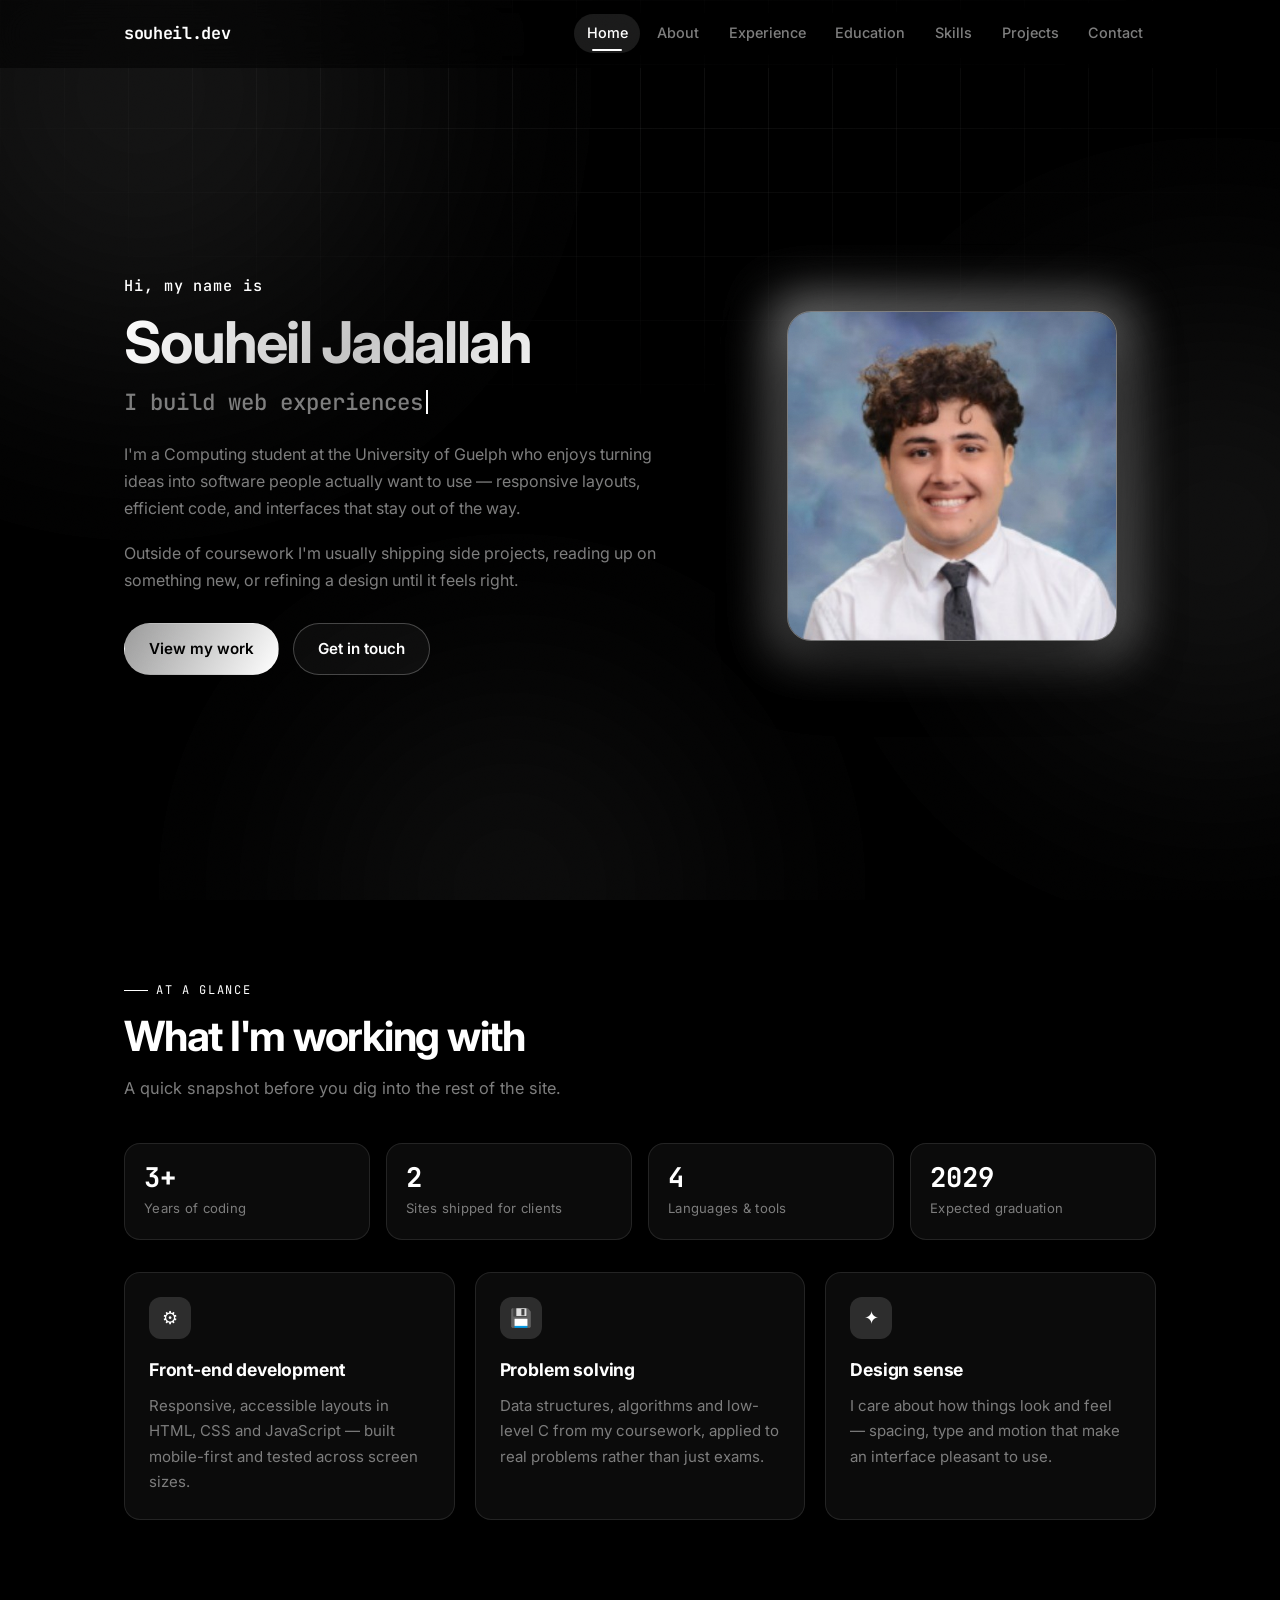
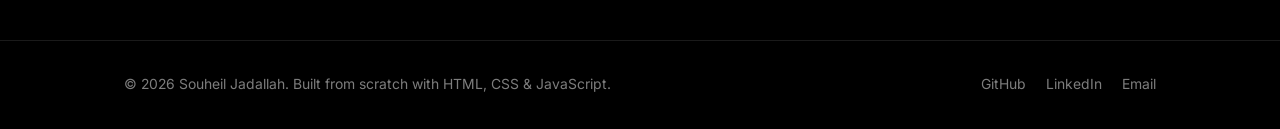
<file: index.html>
<!DOCTYPE html>
<html lang="en">
<head>
  <meta charset="UTF-8" />
  <meta name="viewport" content="width=device-width, initial-scale=1.0" />
  <!-- Hosts like GitHub Pages serve index.html by default; send visitors to the real landing page. -->
  <meta http-equiv="refresh" content="0; url=home.html" />
  <link rel="canonical" href="home.html" />
  <title>Souheil Jadallah</title>
</head>
<body style="background:#000000;color:#d6d6d6;font-family:sans-serif;text-align:center;padding:4rem 1rem">
  <p>Redirecting to <a href="home.html" style="color:#ffffff">home.html</a>…</p>
  <script>window.location.replace('home.html');</script>
</body>
</html>
</file>
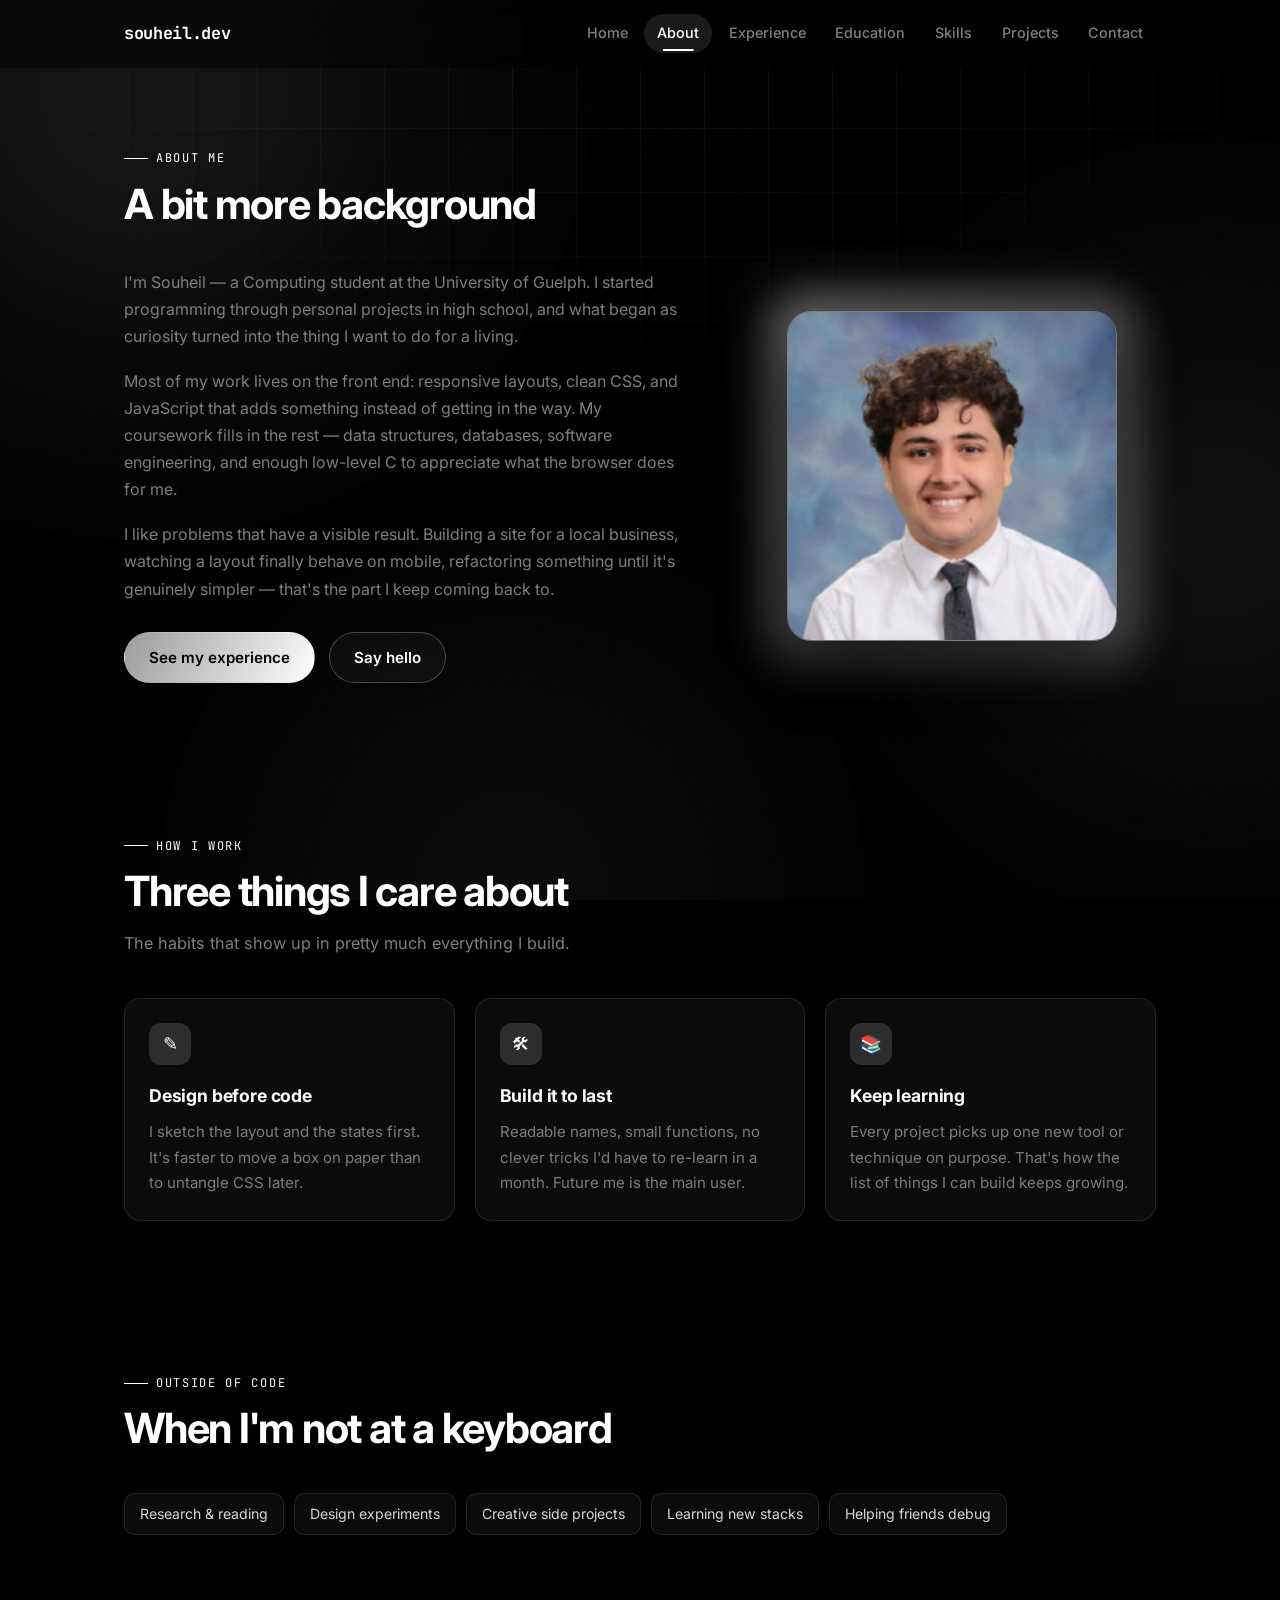
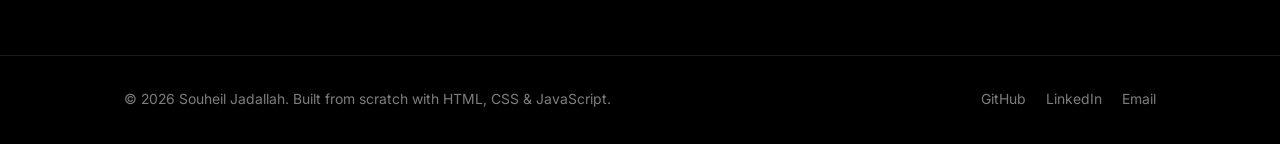
<file: aboutMe.html>
<!DOCTYPE html>
<html lang="en">
<head>
  <meta charset="UTF-8" />
  <meta name="viewport" content="width=device-width, initial-scale=1.0" />
  <meta name="description" content="About Souheil Jadallah — background, how I work, and what I'm interested in." />
  <title>Souheil Jadallah | About Me</title>
  <link rel="preconnect" href="https://fonts.googleapis.com" />
  <link rel="preconnect" href="https://fonts.gstatic.com" crossorigin />
  <link href="https://fonts.googleapis.com/css2?family=Inter:wght@400;500;600;700&family=JetBrains+Mono:wght@400;500;700&display=swap" rel="stylesheet" />
  <link rel="stylesheet" href="style.css" />
  <script defer src="script.js"></script>
</head>
<body>
  <div id="progress-bar"></div>
  <div class="aurora" aria-hidden="true"><span></span><span></span><span></span></div>
  <a href="#main" class="skip-link">Skip to content</a>

  <header>
    <nav class="navbar" aria-label="Main">
      <div class="nav-inner">
        <a href="home.html" class="nav-logo">souheil<span>.dev</span></a>
        <button class="nav-toggle" aria-label="Toggle navigation" aria-expanded="false">
          <span></span><span></span><span></span>
        </button>
        <ul>
          <li><a href="home.html">Home</a></li>
          <li><a href="aboutMe.html" class="active">About</a></li>
          <li><a href="experience.html">Experience</a></li>
          <li><a href="education.html">Education</a></li>
          <li><a href="skill.html">Skills</a></li>
          <li><a href="projects.html">Projects</a></li>
          <li><a href="contact.html">Contact</a></li>
        </ul>
      </div>
    </nav>
  </header>

  <main id="main">
    <section id="about">
      <div class="section-head fade-in">
        <span class="eyebrow">About me</span>
        <h1>A bit more background</h1>
      </div>

      <div class="hero-grid">
        <div class="hero-text fade-in" style="--delay: 120ms">
          <p>
            I'm Souheil — a Computing student at the University of Guelph. I started
            programming through personal projects in high school, and what began as
            curiosity turned into the thing I want to do for a living.
          </p>
          <p>
            Most of my work lives on the front end: responsive layouts, clean CSS, and
            JavaScript that adds something instead of getting in the way. My coursework
            fills in the rest — data structures, databases, software engineering, and
            enough low-level C to appreciate what the browser does for me.
          </p>
          <p>
            I like problems that have a visible result. Building a site for a local
            business, watching a layout finally behave on mobile, refactoring something
            until it's genuinely simpler — that's the part I keep coming back to.
          </p>
          <div class="btn-row">
            <a href="experience.html" class="btn btn-primary">See my experience</a>
            <a href="contact.html" class="btn">Say hello</a>
          </div>
        </div>

        <div class="hero-media fade-in" style="--delay: 200ms">
          <img src="me.jpg" alt="Portrait of Souheil Jadallah" width="330" height="330" />
        </div>
      </div>
    </section>

    <section id="how-i-work">
      <div class="section-head reveal">
        <span class="eyebrow">How I work</span>
        <h1>Three things I care about</h1>
        <p>The habits that show up in pretty much everything I build.</p>
      </div>

      <div class="card-grid" data-stagger="120">
        <article class="card reveal">
          <div class="card-icon">&#9998;</div>
          <h3>Design before code</h3>
          <p>I sketch the layout and the states first. It's faster to move a box on paper than to untangle CSS later.</p>
        </article>
        <article class="card reveal">
          <div class="card-icon">&#128736;</div>
          <h3>Build it to last</h3>
          <p>Readable names, small functions, no clever tricks I'd have to re-learn in a month. Future me is the main user.</p>
        </article>
        <article class="card reveal">
          <div class="card-icon">&#128218;</div>
          <h3>Keep learning</h3>
          <p>Every project picks up one new tool or technique on purpose. That's how the list of things I can build keeps growing.</p>
        </article>
      </div>
    </section>

    <section id="beyond">
      <div class="section-head reveal">
        <span class="eyebrow">Outside of code</span>
        <h1>When I'm not at a keyboard</h1>
      </div>
      <div class="chips" data-stagger="70">
        <span class="chip reveal">Research &amp; reading</span>
        <span class="chip reveal">Design experiments</span>
        <span class="chip reveal">Creative side projects</span>
        <span class="chip reveal">Learning new stacks</span>
        <span class="chip reveal">Helping friends debug</span>
      </div>
    </section>
  </main>

  <footer>
    <div class="footer-inner">
      <span>&copy; 2026 Souheil Jadallah. Built from scratch with HTML, CSS &amp; JavaScript.</span>
      <div class="footer-links">
        <a href="https://github.com/souheiljadallah" target="_blank" rel="noopener">GitHub</a>
        <a href="https://www.linkedin.com/in/souheil-jadallah/" target="_blank" rel="noopener">LinkedIn</a>
        <a href="mailto:souheil.jadd@gmail.com">Email</a>
      </div>
    </div>
  </footer>

  <button id="to-top" aria-label="Back to top">&#8593;</button>
</body>
</html>
</file>
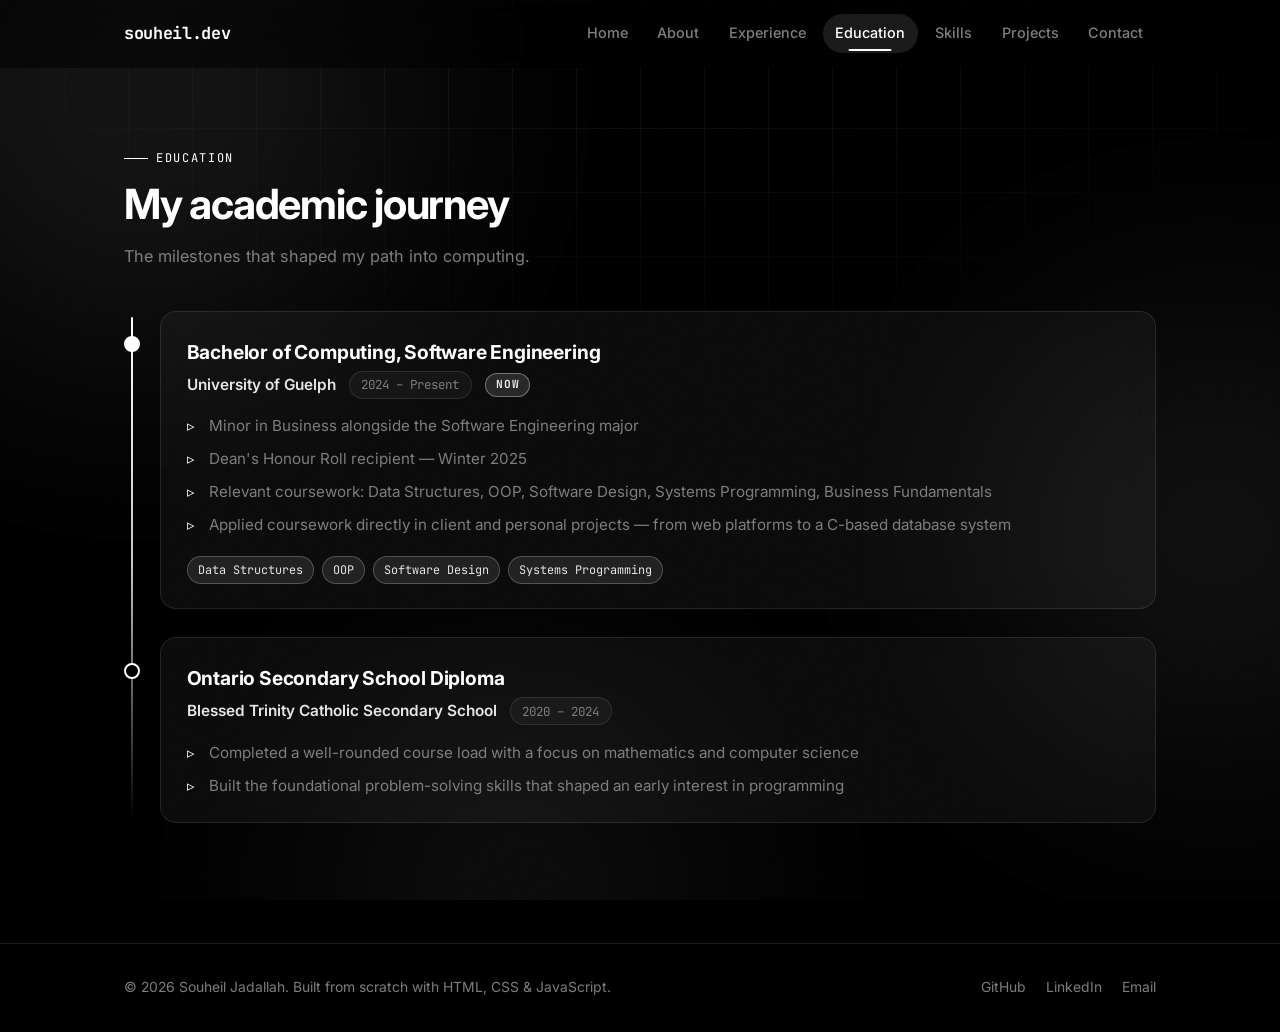
<file: education.html>
<!DOCTYPE html>
<html lang="en">
<head>
  <meta charset="UTF-8" />
  <meta name="viewport" content="width=device-width, initial-scale=1.0" />
  <meta name="description" content="Academic background of Souheil Jadallah — University of Guelph, Bachelor of Computing." />
  <title>Souheil Jadallah | Education</title>
  <link rel="preconnect" href="https://fonts.googleapis.com" />
  <link rel="preconnect" href="https://fonts.gstatic.com" crossorigin />
  <link href="https://fonts.googleapis.com/css2?family=Inter:wght@400;500;600;700&family=JetBrains+Mono:wght@400;500;700&display=swap" rel="stylesheet" />
  <link rel="stylesheet" href="style.css" />
  <script defer src="script.js"></script>
</head>
<body>
  <div id="progress-bar"></div>
  <div class="aurora" aria-hidden="true"><span></span><span></span><span></span></div>
  <a href="#main" class="skip-link">Skip to content</a>

  <header>
    <nav class="navbar" aria-label="Main">
      <div class="nav-inner">
        <a href="home.html" class="nav-logo">souheil<span>.dev</span></a>
        <button class="nav-toggle" aria-label="Toggle navigation" aria-expanded="false">
          <span></span><span></span><span></span>
        </button>
        <ul>
          <li><a href="home.html">Home</a></li>
          <li><a href="aboutMe.html">About</a></li>
          <li><a href="experience.html">Experience</a></li>
          <li><a href="education.html" class="active">Education</a></li>
          <li><a href="skill.html">Skills</a></li>
          <li><a href="projects.html">Projects</a></li>
          <li><a href="contact.html">Contact</a></li>
        </ul>
      </div>
    </nav>
  </header>

  <main id="main">
    <section id="education">
      <div class="section-head fade-in">
        <span class="eyebrow">Education</span>
        <h1>My academic journey</h1>
        <p>The milestones that shaped my path into computing.</p>
      </div>

      <div class="timeline" data-stagger="130">

        <div class="timeline-item current reveal">
          <div class="timeline-dot"></div>
          <div class="timeline-content">
            <h2>Bachelor of Computing, Software Engineering</h2>
            <div class="timeline-meta">
              <span class="timeline-org">University of Guelph</span>
              <span class="timeline-date">2024 – Present</span>
              <span class="badge-now">Now</span>
            </div>
            <ul>
              <li>Minor in Business alongside the Software Engineering major</li>
              <li>Dean's Honour Roll recipient — Winter 2025</li>
              <li>Relevant coursework: Data Structures, OOP, Software Design, Systems Programming, Business Fundamentals</li>
              <li>Applied coursework directly in client and personal projects — from web platforms to a C-based database system</li>
            </ul>
            <div class="tags">
              <span class="tag">Data Structures</span>
              <span class="tag">OOP</span>
              <span class="tag">Software Design</span>
              <span class="tag">Systems Programming</span>
            </div>
          </div>
        </div>

        <div class="timeline-item reveal">
          <div class="timeline-dot"></div>
          <div class="timeline-content">
            <h2>Ontario Secondary School Diploma</h2>
            <div class="timeline-meta">
              <span class="timeline-org">Blessed Trinity Catholic Secondary School</span>
              <span class="timeline-date">2020 – 2024</span>
            </div>
            <ul>
              <li>Completed a well-rounded course load with a focus on mathematics and computer science</li>
              <li>Built the foundational problem-solving skills that shaped an early interest in programming</li>
            </ul>
          </div>
        </div>

      </div>
    </section>
  </main>

  <footer>
    <div class="footer-inner">
      <span>&copy; 2026 Souheil Jadallah. Built from scratch with HTML, CSS &amp; JavaScript.</span>
      <div class="footer-links">
        <a href="https://github.com/souheiljadallah" target="_blank" rel="noopener">GitHub</a>
        <a href="https://www.linkedin.com/in/souheil-jadallah/" target="_blank" rel="noopener">LinkedIn</a>
        <a href="mailto:souheil.jadd@gmail.com">Email</a>
      </div>
    </div>
  </footer>

  <button id="to-top" aria-label="Back to top">&#8593;</button>
</body>
</html>
</file>
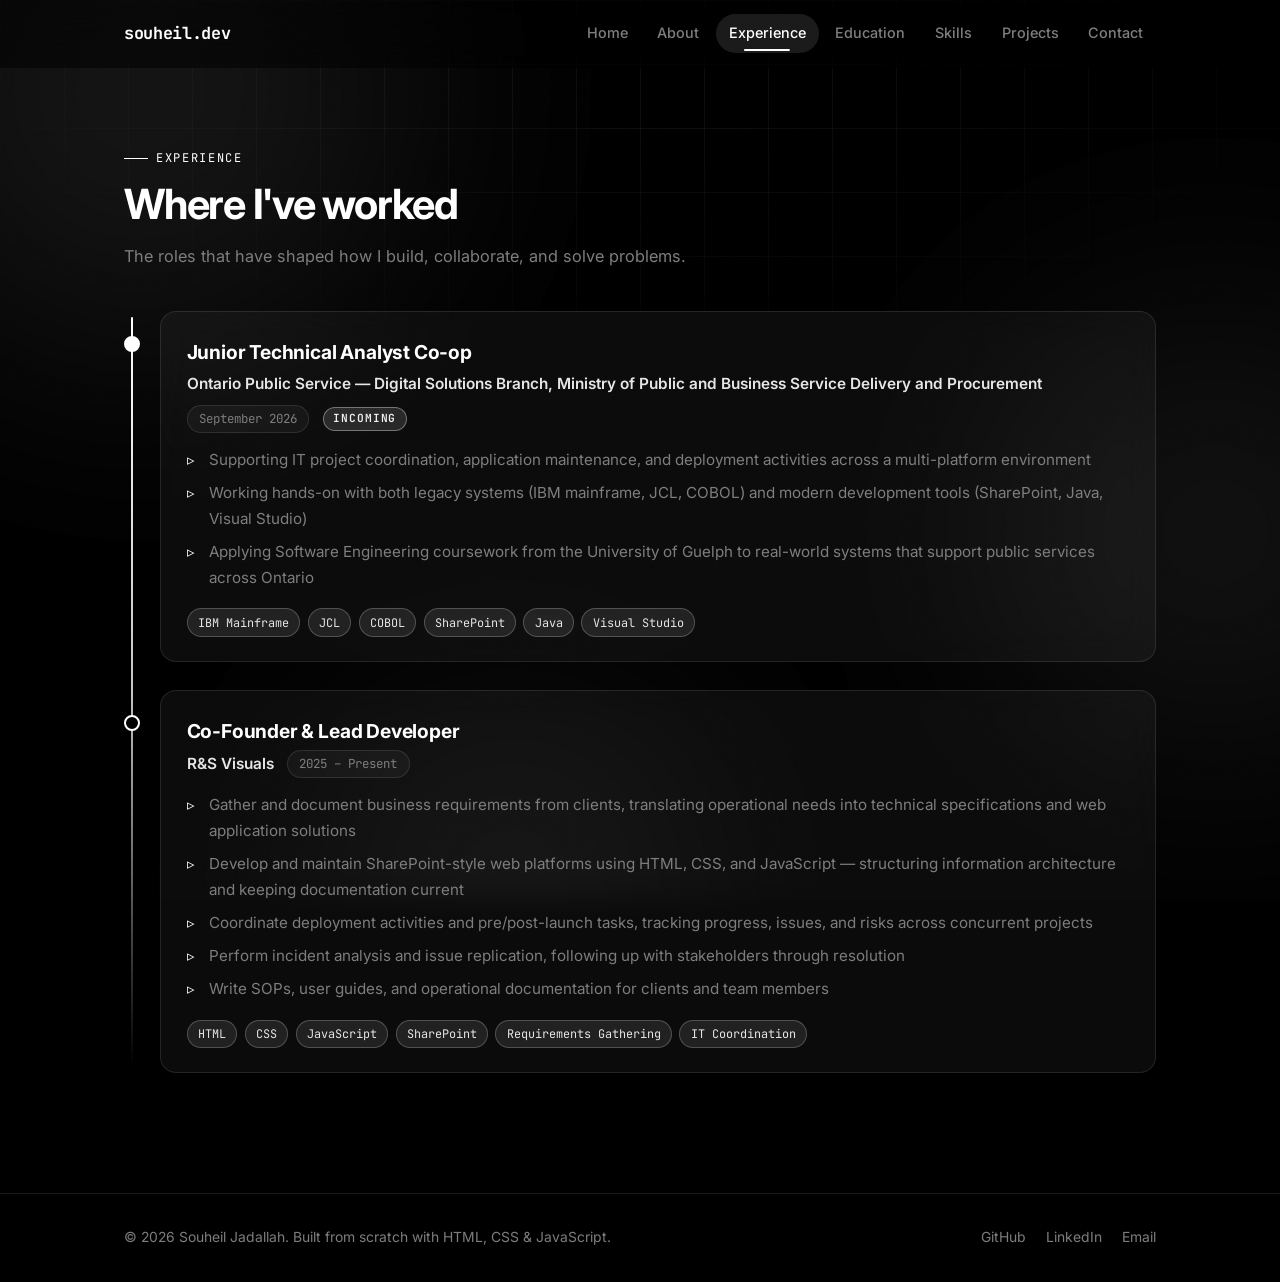
<file: experience.html>
<!DOCTYPE html>
<html lang="en">
<head>
  <meta charset="UTF-8" />
  <meta name="viewport" content="width=device-width, initial-scale=1.0" />
  <meta name="description" content="Professional experience and roles held by Souheil Jadallah." />
  <title>Souheil Jadallah | Experience</title>
  <link rel="preconnect" href="https://fonts.googleapis.com" />
  <link rel="preconnect" href="https://fonts.gstatic.com" crossorigin />
  <link href="https://fonts.googleapis.com/css2?family=Inter:wght@400;500;600;700&family=JetBrains+Mono:wght@400;500;700&display=swap" rel="stylesheet" />
  <link rel="stylesheet" href="style.css" />
  <script defer src="script.js"></script>
</head>
<body>
  <div id="progress-bar"></div>
  <div class="aurora" aria-hidden="true"><span></span><span></span><span></span></div>
  <a href="#main" class="skip-link">Skip to content</a>

  <header>
    <nav class="navbar" aria-label="Main">
      <div class="nav-inner">
        <a href="home.html" class="nav-logo">souheil<span>.dev</span></a>
        <button class="nav-toggle" aria-label="Toggle navigation" aria-expanded="false">
          <span></span><span></span><span></span>
        </button>
        <ul>
          <li><a href="home.html">Home</a></li>
          <li><a href="aboutMe.html">About</a></li>
          <li><a href="experience.html" class="active">Experience</a></li>
          <li><a href="education.html">Education</a></li>
          <li><a href="skill.html">Skills</a></li>
          <li><a href="projects.html">Projects</a></li>
          <li><a href="contact.html">Contact</a></li>
        </ul>
      </div>
    </nav>
  </header>

  <main id="main">
    <section id="experience">
      <div class="section-head fade-in">
        <span class="eyebrow">Experience</span>
        <h1>Where I've worked</h1>
        <p>The roles that have shaped how I build, collaborate, and solve problems.</p>
      </div>

      <div class="timeline" data-stagger="130">

        <div class="timeline-item current reveal">
          <div class="timeline-dot"></div>
          <div class="timeline-content">
            <h2>Junior Technical Analyst Co-op</h2>
            <div class="timeline-meta">
              <span class="timeline-org">Ontario Public Service — Digital Solutions Branch, Ministry of Public and Business Service Delivery and Procurement</span>
              <span class="timeline-date">September 2026</span>
              <span class="badge-now">Incoming</span>
            </div>
            <ul>
              <li>Supporting IT project coordination, application maintenance, and deployment activities across a multi-platform environment</li>
              <li>Working hands-on with both legacy systems (IBM mainframe, JCL, COBOL) and modern development tools (SharePoint, Java, Visual Studio)</li>
              <li>Applying Software Engineering coursework from the University of Guelph to real-world systems that support public services across Ontario</li>
            </ul>
            <div class="tags">
              <span class="tag">IBM Mainframe</span>
              <span class="tag">JCL</span>
              <span class="tag">COBOL</span>
              <span class="tag">SharePoint</span>
              <span class="tag">Java</span>
              <span class="tag">Visual Studio</span>
            </div>
          </div>
        </div>

        <div class="timeline-item reveal">
          <div class="timeline-dot"></div>
          <div class="timeline-content">
            <h2>Co-Founder &amp; Lead Developer</h2>
            <div class="timeline-meta">
              <span class="timeline-org">R&amp;S Visuals</span>
              <span class="timeline-date">2025 – Present</span>
            </div>
            <ul>
              <li>Gather and document business requirements from clients, translating operational needs into technical specifications and web application solutions</li>
              <li>Develop and maintain SharePoint-style web platforms using HTML, CSS, and JavaScript — structuring information architecture and keeping documentation current</li>
              <li>Coordinate deployment activities and pre/post-launch tasks, tracking progress, issues, and risks across concurrent projects</li>
              <li>Perform incident analysis and issue replication, following up with stakeholders through resolution</li>
              <li>Write SOPs, user guides, and operational documentation for clients and team members</li>
            </ul>
            <div class="tags">
              <span class="tag">HTML</span>
              <span class="tag">CSS</span>
              <span class="tag">JavaScript</span>
              <span class="tag">SharePoint</span>
              <span class="tag">Requirements Gathering</span>
              <span class="tag">IT Coordination</span>
            </div>
          </div>
        </div>

      </div>
    </section>
  </main>

  <footer>
    <div class="footer-inner">
      <span>&copy; 2026 Souheil Jadallah. Built from scratch with HTML, CSS &amp; JavaScript.</span>
      <div class="footer-links">
        <a href="https://github.com/souheiljadallah" target="_blank" rel="noopener">GitHub</a>
        <a href="https://www.linkedin.com/in/souheil-jadallah/" target="_blank" rel="noopener">LinkedIn</a>
        <a href="mailto:souheil.jadd@gmail.com">Email</a>
      </div>
    </div>
  </footer>

  <button id="to-top" aria-label="Back to top">&#8593;</button>
</body>
</html>
</file>
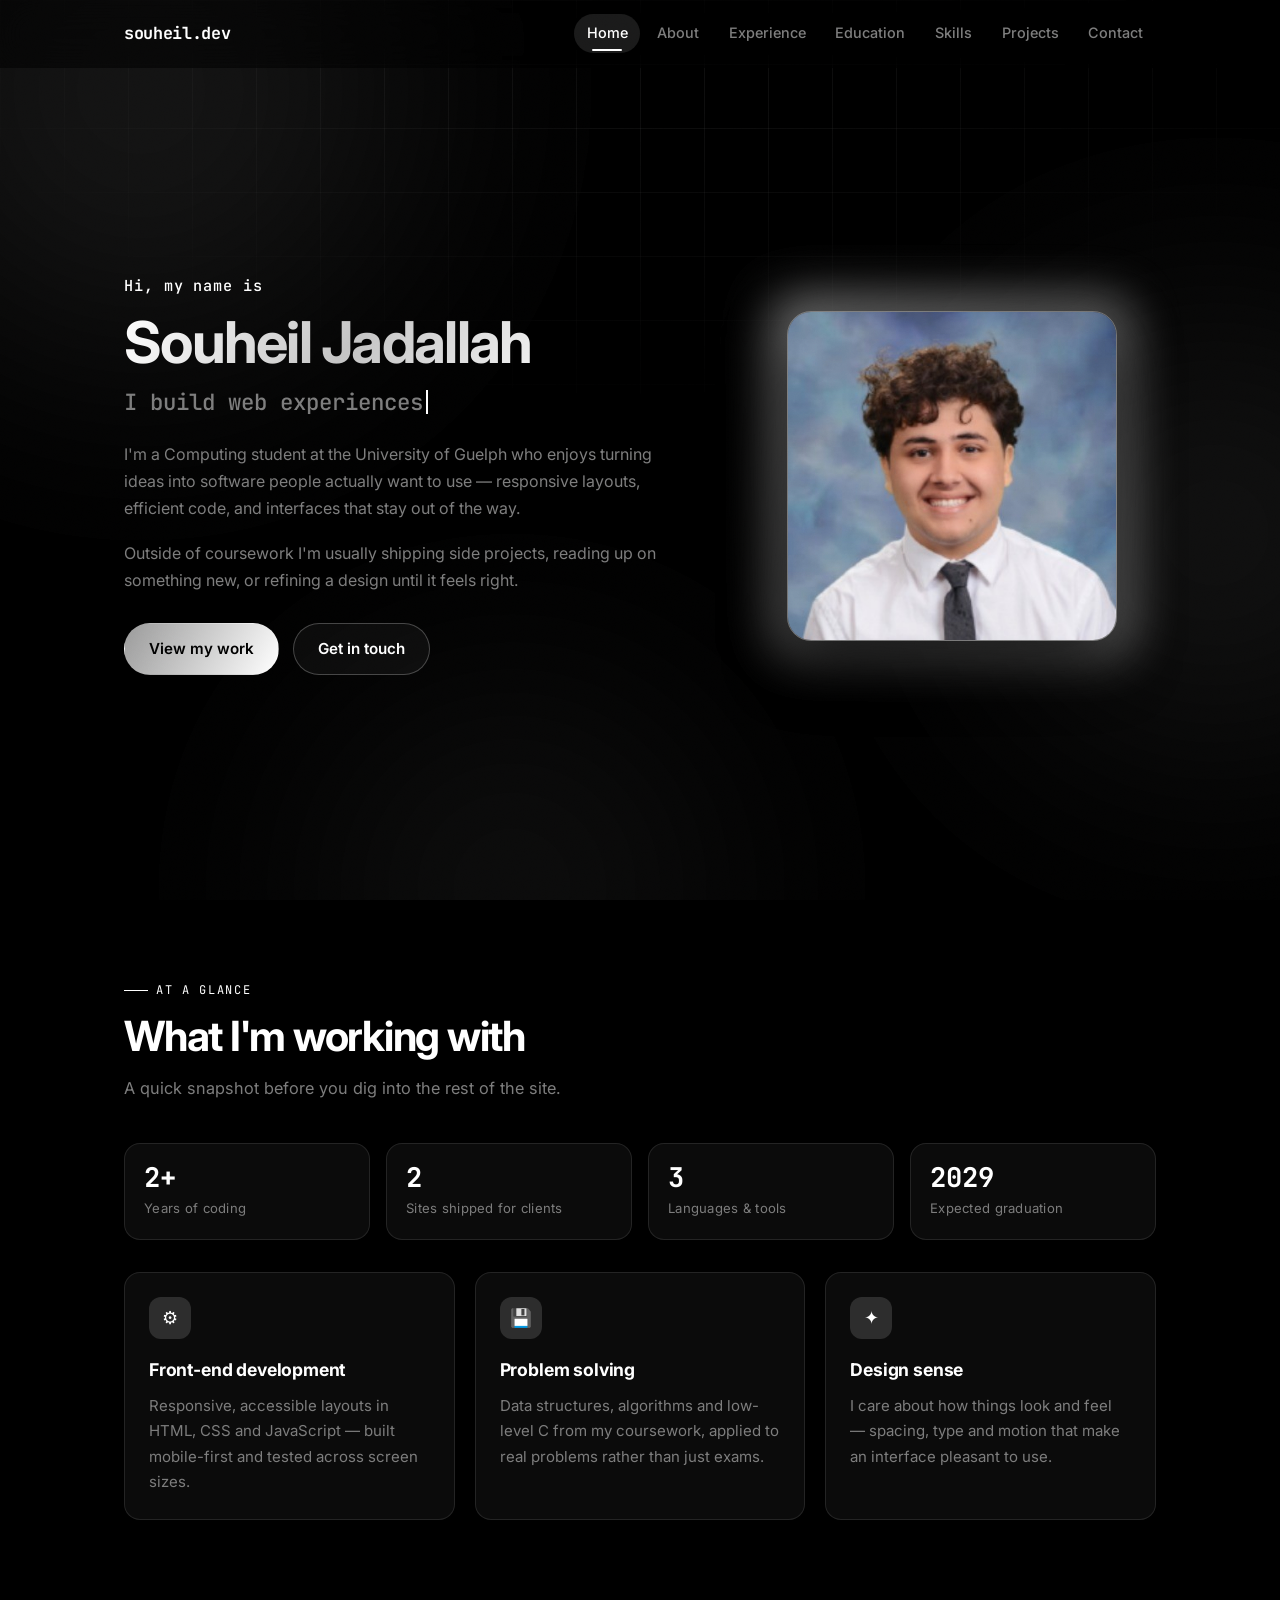
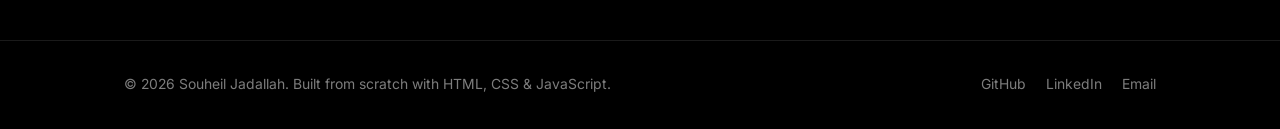
<file: home.html>
<!DOCTYPE html>
<html lang="en">
<head>
  <meta charset="UTF-8" />
  <meta name="viewport" content="width=device-width, initial-scale=1.0" />
  <meta name="description" content="Souheil Jadallah — Computing student at the University of Guelph building clean, responsive software and web experiences." />
  <title>Souheil Jadallah | Home</title>
  <link rel="preconnect" href="https://fonts.googleapis.com" />
  <link rel="preconnect" href="https://fonts.gstatic.com" crossorigin />
  <link href="https://fonts.googleapis.com/css2?family=Inter:wght@400;500;600;700&family=JetBrains+Mono:wght@400;500;700&display=swap" rel="stylesheet" />
  <link rel="stylesheet" href="style.css" />
  <script defer src="script.js"></script>
</head>
<body>
  <div id="progress-bar"></div>
  <div class="aurora" aria-hidden="true"><span></span><span></span><span></span></div>
  <a href="#main" class="skip-link">Skip to content</a>

  <header>
    <nav class="navbar" aria-label="Main">
      <div class="nav-inner">
        <a href="home.html" class="nav-logo">souheil<span>.dev</span></a>
        <button class="nav-toggle" aria-label="Toggle navigation" aria-expanded="false">
          <span></span><span></span><span></span>
        </button>
        <ul>
          <li><a href="home.html" class="active">Home</a></li>
          <li><a href="aboutMe.html">About</a></li>
          <li><a href="experience.html">Experience</a></li>
          <li><a href="education.html">Education</a></li>
          <li><a href="skill.html">Skills</a></li>
          <li><a href="projects.html">Projects</a></li>
          <li><a href="contact.html">Contact</a></li>
        </ul>
      </div>
    </nav>
  </header>

  <main id="main">
    <section class="hero">
      <div class="hero-grid">
        <div class="hero-text">
          <h1 class="fade-in">
            <span class="hero-hi">Hi, my name is</span>
            <span class="highlight">Souheil Jadallah</span>
          </h1>
          <p class="hero-role fade-in" style="--delay: 120ms">
            I build <span id="typing" data-roles="web experiences|software solutions|clean interfaces|things that just work"></span>
          </p>
          <p class="fade-in" style="--delay: 240ms">
            I'm a Computing student at the University of Guelph who enjoys turning ideas
            into software people actually want to use — responsive layouts, efficient code,
            and interfaces that stay out of the way.
          </p>
          <p class="fade-in" style="--delay: 320ms">
            Outside of coursework I'm usually shipping side projects, reading up on
            something new, or refining a design until it feels right.
          </p>
          <div class="btn-row fade-in" style="--delay: 420ms">
            <a href="projects.html" class="btn btn-primary">View my work</a>
            <a href="contact.html" class="btn">Get in touch</a>
          </div>
        </div>

        <div class="hero-media fade-in" style="--delay: 200ms">
          <img src="me.jpg" alt="Portrait of Souheil Jadallah" width="330" height="330" />
        </div>
      </div>
    </section>

    <section id="highlights">
      <div class="section-head reveal">
        <span class="eyebrow">At a glance</span>
        <h1>What I'm working with</h1>
        <p>A quick snapshot before you dig into the rest of the site.</p>
      </div>

      <div class="stats" data-stagger="110">
        <div class="stat reveal">
          <span class="stat-num" data-count="4" data-suffix="+">0</span>
          <span class="stat-label">Years of coding</span>
        </div>
        <div class="stat reveal">
          <span class="stat-num" data-count="3" data-suffix="">0</span>
          <span class="stat-label">Sites shipped for clients</span>
        </div>
        <div class="stat reveal">
          <span class="stat-num" data-count="6" data-suffix="">0</span>
          <span class="stat-label">Languages &amp; tools</span>
        </div>
        <div class="stat reveal">
          <span class="stat-num">2029</span>
          <span class="stat-label">Expected graduation</span>
        </div>
      </div>

      <div class="card-grid" data-stagger="120">
        <article class="card reveal">
          <div class="card-icon">&#9881;</div>
          <h3>Front-end development</h3>
          <p>Responsive, accessible layouts in HTML, CSS and JavaScript — built mobile-first and tested across screen sizes.</p>
        </article>
        <article class="card reveal">
          <div class="card-icon">&#128190;</div>
          <h3>Problem solving</h3>
          <p>Data structures, algorithms and low-level C from my coursework, applied to real problems rather than just exams.</p>
        </article>
        <article class="card reveal">
          <div class="card-icon">&#10022;</div>
          <h3>Design sense</h3>
          <p>I care about how things look and feel — spacing, type and motion that make an interface pleasant to use.</p>
        </article>
      </div>
    </section>
  </main>

  <footer>
    <div class="footer-inner">
      <span>&copy; 2026 Souheil Jadallah. Built from scratch with HTML, CSS &amp; JavaScript.</span>
      <div class="footer-links">
        <a href="https://github.com/souheiljadallah" target="_blank" rel="noopener">GitHub</a>
        <a href="https://www.linkedin.com/in/souheil-jadallah/" target="_blank" rel="noopener">LinkedIn</a>
        <a href="mailto:souheil.jadd@gmail.com">Email</a>
      </div>
    </div>
  </footer>

  <button id="to-top" aria-label="Back to top">&#8593;</button>
</body>
</html>
</file>
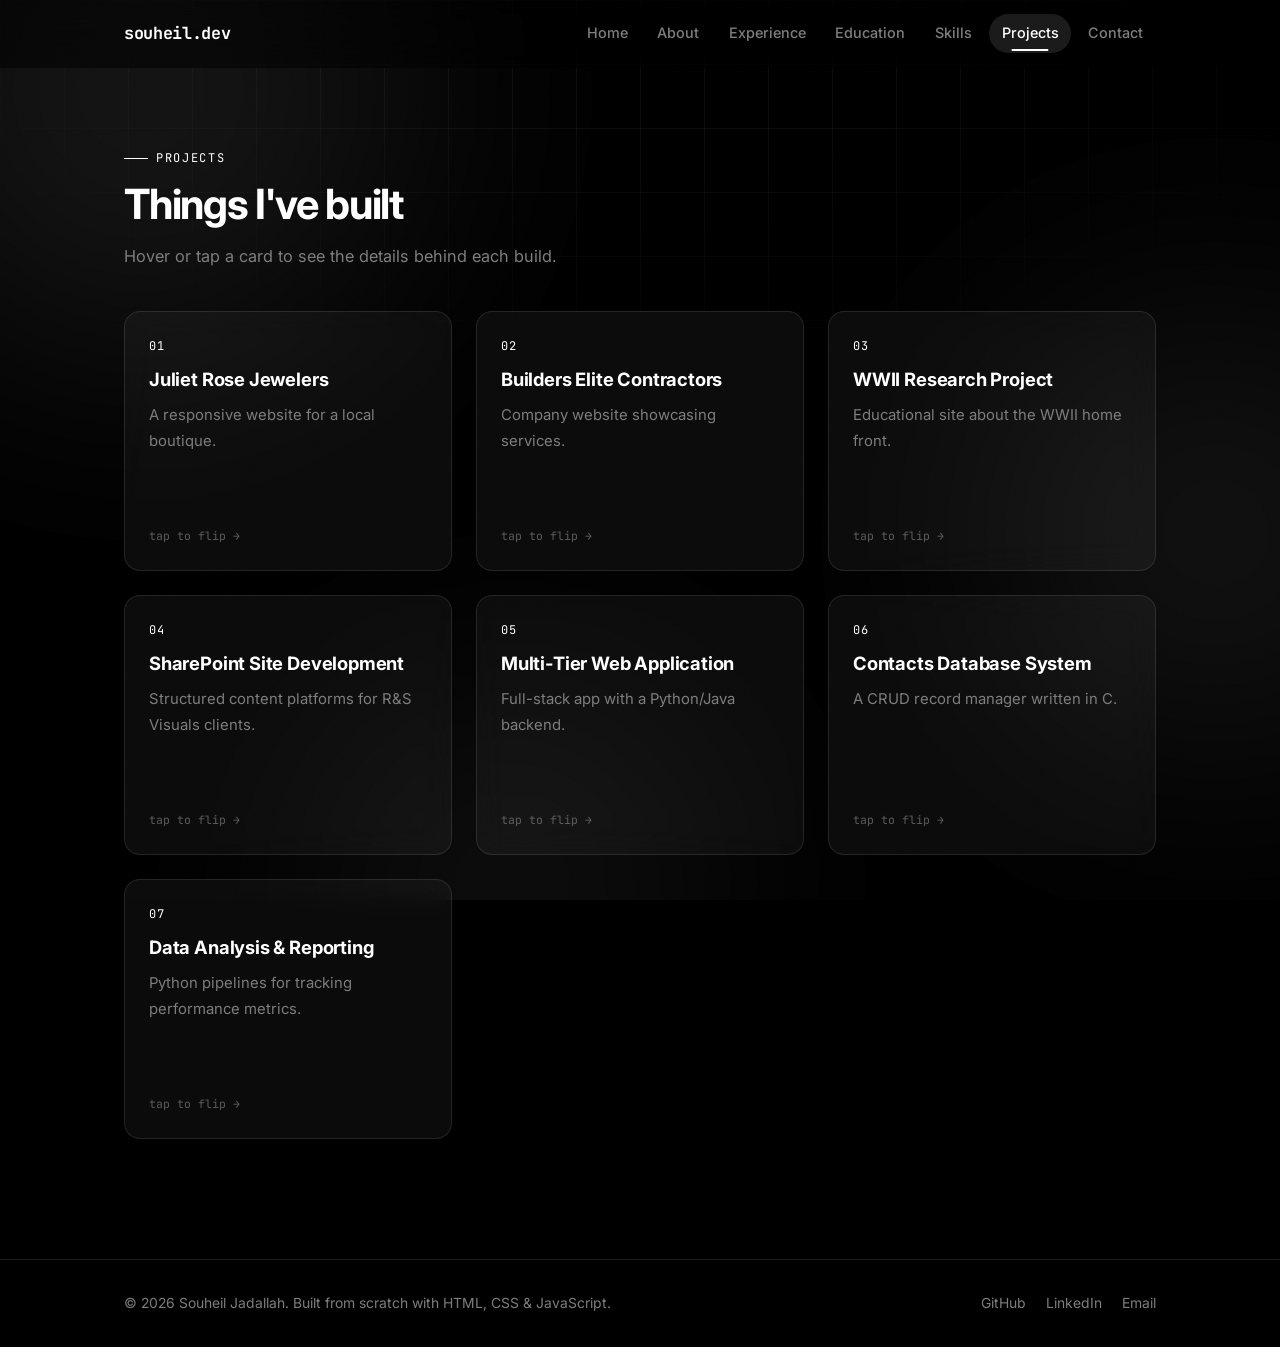
<file: projects.html>
<!DOCTYPE html>
<html lang="en">
<head>
  <meta charset="UTF-8" />
  <meta name="viewport" content="width=device-width, initial-scale=1.0" />
  <meta name="description" content="Selected projects by Souheil Jadallah — client websites, research sites, and personal builds." />
  <title>Souheil Jadallah | Projects</title>
  <link rel="preconnect" href="https://fonts.googleapis.com" />
  <link rel="preconnect" href="https://fonts.gstatic.com" crossorigin />
  <link href="https://fonts.googleapis.com/css2?family=Inter:wght@400;500;600;700&family=JetBrains+Mono:wght@400;500;700&display=swap" rel="stylesheet" />
  <link rel="stylesheet" href="style.css" />
  <script defer src="script.js"></script>
</head>
<body>
  <div id="progress-bar"></div>
  <div class="aurora" aria-hidden="true"><span></span><span></span><span></span></div>
  <a href="#main" class="skip-link">Skip to content</a>

  <header>
    <nav class="navbar" aria-label="Main">
      <div class="nav-inner">
        <a href="home.html" class="nav-logo">souheil<span>.dev</span></a>
        <button class="nav-toggle" aria-label="Toggle navigation" aria-expanded="false">
          <span></span><span></span><span></span>
        </button>
        <ul>
          <li><a href="home.html">Home</a></li>
          <li><a href="aboutMe.html">About</a></li>
          <li><a href="experience.html">Experience</a></li>
          <li><a href="education.html">Education</a></li>
          <li><a href="skill.html">Skills</a></li>
          <li><a href="projects.html" class="active">Projects</a></li>
          <li><a href="contact.html">Contact</a></li>
        </ul>
      </div>
    </nav>
  </header>

  <main id="main">
    <section id="projects">
      <div class="section-head fade-in">
        <span class="eyebrow">Projects</span>
        <h1>Things I've built</h1>
        <p>Hover or tap a card to see the details behind each build.</p>
      </div>

      <div class="projects-grid" data-stagger="120">

        <article class="project-card reveal" tabindex="0" role="button" aria-label="Juliet Rose Jewelers Website — show details">
          <div class="project-inner">
            <div class="project-front">
              <span class="project-index">01</span>
              <h2>Juliet Rose Jewelers</h2>
              <p>A responsive website for a local boutique.</p>
              <span class="project-hint">tap to flip &#8594;</span>
            </div>
            <div class="project-back">
              <h3>Overview</h3>
              <p>Designed and developed an elegant, mobile-first site highlighting the shop's jewelry collections, with a layout that stays readable on every screen size.</p>
              <div class="tags">
                <span class="tag">HTML</span>
                <span class="tag">CSS</span>
                <span class="tag">JavaScript</span>
              </div>
            </div>
          </div>
        </article>

        <article class="project-card reveal" tabindex="0" role="button" aria-label="Builders Elite Contractors — show details">
          <div class="project-inner">
            <div class="project-front">
              <span class="project-index">02</span>
              <h2>Builders Elite Contractors</h2>
              <p>Company website showcasing services.</p>
              <span class="project-hint">tap to flip &#8594;</span>
            </div>
            <div class="project-back">
              <h3>Overview</h3>
              <p>Built a custom company site with intuitive navigation and a clear service breakdown, then deployed it on GitHub Pages for zero-cost hosting.</p>
              <div class="tags">
                <span class="tag">HTML</span>
                <span class="tag">CSS</span>
                <span class="tag">GitHub Pages</span>
              </div>
            </div>
          </div>
        </article>

        <article class="project-card reveal" tabindex="0" role="button" aria-label="WWII Research Project — show details">
          <div class="project-inner">
            <div class="project-front">
              <span class="project-index">03</span>
              <h2>WWII Research Project</h2>
              <p>Educational site about the WWII home front.</p>
              <span class="project-hint">tap to flip &#8594;</span>
            </div>
            <div class="project-back">
              <h3>Overview</h3>
              <p>Developed a research-focused site that presents historical data in an interactive, visually engaging format rather than a wall of text.</p>
              <div class="tags">
                <span class="tag">HTML</span>
                <span class="tag">CSS</span>
              </div>
            </div>
          </div>
        </article>

        <article class="project-card reveal" tabindex="0" role="button" aria-label="SharePoint Site Development and Documentation — show details">
          <div class="project-inner">
            <div class="project-front">
              <span class="project-index">04</span>
              <h2>SharePoint Site Development</h2>
              <p>Structured content platforms for R&amp;S Visuals clients.</p>
              <span class="project-hint">tap to flip &#8594;</span>
            </div>
            <div class="project-back">
              <h3>Overview</h3>
              <p>Built and maintained structured, SharePoint-style web content platforms — designing the information architecture, managing content migration, and iterating documentation based on user feedback and issue patterns.</p>
              <div class="tags">
                <span class="tag">SharePoint</span>
                <span class="tag">Information Architecture</span>
                <span class="tag">Documentation</span>
              </div>
            </div>
          </div>
        </article>

        <article class="project-card reveal" tabindex="0" role="button" aria-label="Multi-Tier Web Application — show details">
          <div class="project-inner">
            <div class="project-front">
              <span class="project-index">05</span>
              <h2>Multi-Tier Web Application</h2>
              <p>Full-stack app with a Python/Java backend.</p>
              <span class="project-hint">tap to flip &#8594;</span>
            </div>
            <div class="project-back">
              <h3>Overview</h3>
              <p>Developed a full-stack web application with an HTML/CSS/JavaScript front end and a Python/Java backend, wired together with REST API integrations and structured data management.</p>
              <div class="tags">
                <span class="tag">HTML</span>
                <span class="tag">CSS</span>
                <span class="tag">JavaScript</span>
                <span class="tag">Python</span>
                <span class="tag">Java</span>
                <span class="tag">REST API</span>
              </div>
            </div>
          </div>
        </article>

        <article class="project-card reveal" tabindex="0" role="button" aria-label="Contacts Database System — show details">
          <div class="project-inner">
            <div class="project-front">
              <span class="project-index">06</span>
              <h2>Contacts Database System</h2>
              <p>A CRUD record manager written in C.</p>
              <span class="project-hint">tap to flip &#8594;</span>
            </div>
            <div class="project-back">
              <h3>Overview</h3>
              <p>Designed a record management system in C with full CRUD operations and validation logic — foundational database work that carries directly into structured data management.</p>
              <div class="tags">
                <span class="tag">C</span>
                <span class="tag">CRUD</span>
                <span class="tag">Data Validation</span>
              </div>
            </div>
          </div>
        </article>

        <article class="project-card reveal" tabindex="0" role="button" aria-label="Data Analysis and Status Reporting — show details">
          <div class="project-inner">
            <div class="project-front">
              <span class="project-index">07</span>
              <h2>Data Analysis &amp; Reporting</h2>
              <p>Python pipelines for tracking performance metrics.</p>
              <span class="project-hint">tap to flip &#8594;</span>
            </div>
            <div class="project-back">
              <h3>Overview</h3>
              <p>Built data pipelines and dashboards in Python to track performance metrics and surface trends — the same skill set behind operational reporting and project status tracking.</p>
              <div class="tags">
                <span class="tag">Python</span>
                <span class="tag">Data Analysis</span>
                <span class="tag">Dashboards</span>
              </div>
            </div>
          </div>
        </article>

      </div>
    </section>
  </main>

  <footer>
    <div class="footer-inner">
      <span>&copy; 2026 Souheil Jadallah. Built from scratch with HTML, CSS &amp; JavaScript.</span>
      <div class="footer-links">
        <a href="https://github.com/souheiljadallah" target="_blank" rel="noopener">GitHub</a>
        <a href="https://www.linkedin.com/in/souheil-jadallah/" target="_blank" rel="noopener">LinkedIn</a>
        <a href="mailto:souheil.jadd@gmail.com">Email</a>
      </div>
    </div>
  </footer>

  <button id="to-top" aria-label="Back to top">&#8593;</button>
</body>
</html>
</file>
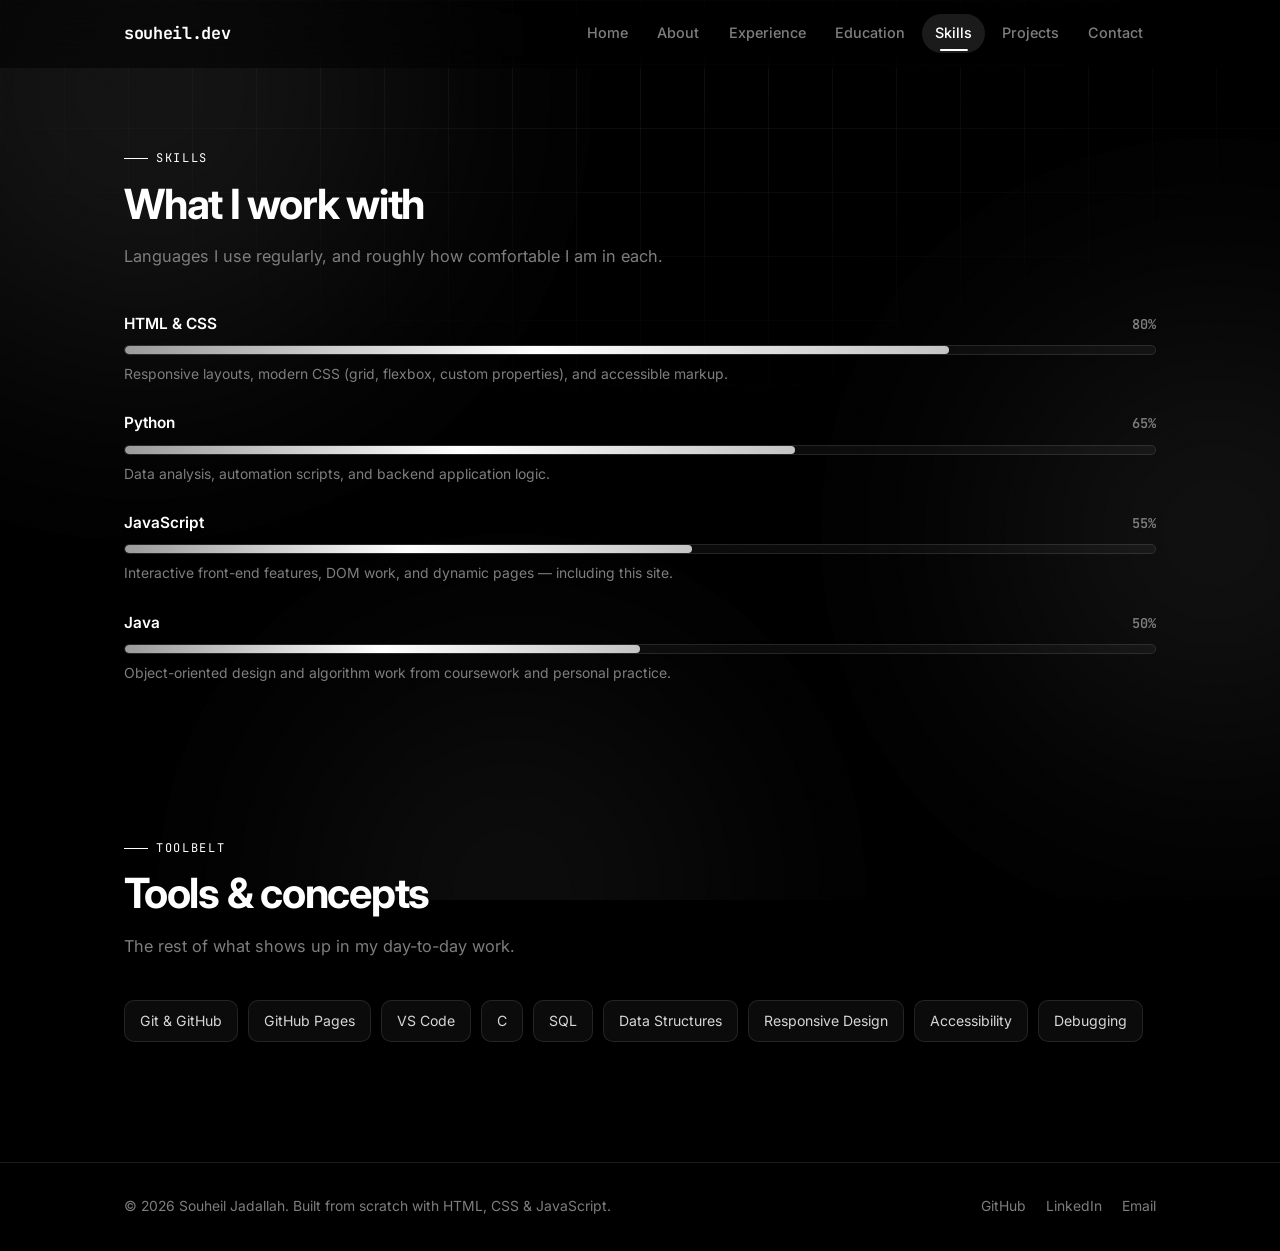
<file: skill.html>
<!DOCTYPE html>
<html lang="en">
<head>
  <meta charset="UTF-8" />
  <meta name="viewport" content="width=device-width, initial-scale=1.0" />
  <meta name="description" content="Technical skills of Souheil Jadallah — Python, JavaScript, HTML/CSS, Java and more." />
  <title>Souheil Jadallah | Skills</title>
  <link rel="preconnect" href="https://fonts.googleapis.com" />
  <link rel="preconnect" href="https://fonts.gstatic.com" crossorigin />
  <link href="https://fonts.googleapis.com/css2?family=Inter:wght@400;500;600;700&family=JetBrains+Mono:wght@400;500;700&display=swap" rel="stylesheet" />
  <link rel="stylesheet" href="style.css" />
  <script defer src="script.js"></script>
</head>
<body>
  <div id="progress-bar"></div>
  <div class="aurora" aria-hidden="true"><span></span><span></span><span></span></div>
  <a href="#main" class="skip-link">Skip to content</a>

  <header>
    <nav class="navbar" aria-label="Main">
      <div class="nav-inner">
        <a href="home.html" class="nav-logo">souheil<span>.dev</span></a>
        <button class="nav-toggle" aria-label="Toggle navigation" aria-expanded="false">
          <span></span><span></span><span></span>
        </button>
        <ul>
          <li><a href="home.html">Home</a></li>
          <li><a href="aboutMe.html">About</a></li>
          <li><a href="experience.html">Experience</a></li>
          <li><a href="education.html">Education</a></li>
          <li><a href="skill.html" class="active">Skills</a></li>
          <li><a href="projects.html">Projects</a></li>
          <li><a href="contact.html">Contact</a></li>
        </ul>
      </div>
    </nav>
  </header>

  <main id="main">
    <section id="skills">
      <div class="section-head fade-in">
        <span class="eyebrow">Skills</span>
        <h1>What I work with</h1>
        <p>Languages I use regularly, and roughly how comfortable I am in each.</p>
      </div>

      <div class="skills-wrap" data-stagger="110">

        <div class="skill reveal">
          <div class="skill-name"><span>HTML &amp; CSS</span><em>80%</em></div>
          <div class="skill-bar">
            <div class="skill-fill" data-width="80%"></div>
          </div>
          <p class="skill-note">Responsive layouts, modern CSS (grid, flexbox, custom properties), and accessible markup.</p>
        </div>

        <div class="skill reveal">
          <div class="skill-name"><span>Python</span><em>65%</em></div>
          <div class="skill-bar">
            <div class="skill-fill" data-width="65%"></div>
          </div>
          <p class="skill-note">Data analysis, automation scripts, and backend application logic.</p>
        </div>

        <div class="skill reveal">
          <div class="skill-name"><span>JavaScript</span><em>55%</em></div>
          <div class="skill-bar">
            <div class="skill-fill" data-width="55%"></div>
          </div>
          <p class="skill-note">Interactive front-end features, DOM work, and dynamic pages — including this site.</p>
        </div>

        <div class="skill reveal">
          <div class="skill-name"><span>Java</span><em>50%</em></div>
          <div class="skill-bar">
            <div class="skill-fill" data-width="50%"></div>
          </div>
          <p class="skill-note">Object-oriented design and algorithm work from coursework and personal practice.</p>
        </div>

      </div>
    </section>

    <section id="toolbelt">
      <div class="section-head reveal">
        <span class="eyebrow">Toolbelt</span>
        <h1>Tools &amp; concepts</h1>
        <p>The rest of what shows up in my day-to-day work.</p>
      </div>
      <div class="chips" data-stagger="60">
        <span class="chip reveal">Git &amp; GitHub</span>
        <span class="chip reveal">GitHub Pages</span>
        <span class="chip reveal">VS Code</span>
        <span class="chip reveal">C</span>
        <span class="chip reveal">SQL</span>
        <span class="chip reveal">Data Structures</span>
        <span class="chip reveal">Responsive Design</span>
        <span class="chip reveal">Accessibility</span>
        <span class="chip reveal">Debugging</span>
      </div>
    </section>
  </main>

  <footer>
    <div class="footer-inner">
      <span>&copy; 2026 Souheil Jadallah. Built from scratch with HTML, CSS &amp; JavaScript.</span>
      <div class="footer-links">
        <a href="https://github.com/souheiljadallah" target="_blank" rel="noopener">GitHub</a>
        <a href="https://www.linkedin.com/in/souheil-jadallah/" target="_blank" rel="noopener">LinkedIn</a>
        <a href="mailto:souheil.jadd@gmail.com">Email</a>
      </div>
    </div>
  </footer>

  <button id="to-top" aria-label="Back to top">&#8593;</button>
</body>
</html>
</file>
<file: style.css>
/* ==========================================================================
   Souheil Jadallah — portfolio stylesheet
   Tokens → base → layout → components → animation → responsive
   ========================================================================== */

/* ---------- Tokens ---------- */
:root {
  --bg:            #000000;
  --bg-elevated:   #050505;
  --surface:       #050505;
  --surface-hover: #101010;
  --glass:         rgba(255, 255, 255, 0.045);
  --glass-hover:   rgba(255, 255, 255, 0.08);
  --border:        rgba(255, 255, 255, 0.1);
  --border-strong: rgba(255, 255, 255, 0.24);

  --text:          #d6d6d6;
  --text-muted:    #7d7d7d;
  --text-bright:   #ffffff;

  --accent:        #ffffff;
  --accent-soft:   #e6e6e6;
  --accent-deep:   #9a9a9a;
  --accent-alt:    #c4c4c4;
  --accent-warm:   #f0f0f0;

  --radius-sm: 10px;
  --radius:    16px;
  --radius-lg: 24px;

  --shadow-sm: 0 4px 14px rgba(0, 0, 0, 0.6);
  --shadow:    0 24px 60px rgba(0, 0, 0, 0.75);
  --glow:      0 0 0 1px rgba(255, 255, 255, 0.35), 0 10px 40px rgba(255, 255, 255, 0.14);

  --ease-out:  cubic-bezier(0.22, 1, 0.36, 1);
  --ease-soft: cubic-bezier(0.4, 0, 0.2, 1);

  --nav-h: 68px;
  --maxw: 1080px;

  --font-sans: 'Inter', -apple-system, BlinkMacSystemFont, 'Segoe UI', sans-serif;
  --font-mono: 'JetBrains Mono', 'Fira Code', ui-monospace, monospace;
}

/* ---------- Reset & base ---------- */
*,
*::before,
*::after {
  margin: 0;
  padding: 0;
  box-sizing: border-box;
}

html {
  scroll-behavior: smooth;
  scroll-padding-top: calc(var(--nav-h) + 20px);
  -webkit-text-size-adjust: 100%;
}

body {
  font-family: var(--font-sans);
  background: var(--bg);
  color: var(--text);
  line-height: 1.7;
  padding-top: var(--nav-h);
  overflow-x: hidden;
  min-height: 100vh;
  display: flex;
  flex-direction: column;
  -webkit-font-smoothing: antialiased;
}

img {
  max-width: 100%;
  display: block;
}

a {
  color: var(--accent);
  text-decoration: none;
}

::selection {
  background: rgba(255, 255, 255, 0.32);
  color: var(--text-bright);
}

/* Custom scrollbar */
::-webkit-scrollbar { width: 10px; }
::-webkit-scrollbar-track { background: var(--bg); }
::-webkit-scrollbar-thumb {
  background: rgba(255, 255, 255, 0.14);
  border-radius: 10px;
  border: 2px solid var(--bg);
}
::-webkit-scrollbar-thumb:hover { background: var(--accent-deep); }

/* Fine film-grain texture — keeps the deep black from looking flat/banded */
body::after {
  content: '';
  position: fixed;
  inset: 0;
  z-index: 2100;
  pointer-events: none;
  opacity: 0.035;
  mix-blend-mode: overlay;
  background-image: url("data:image/svg+xml,%3Csvg xmlns='http://www.w3.org/2000/svg' width='180' height='180'%3E%3Cfilter id='n'%3E%3CfeTurbulence type='fractalNoise' baseFrequency='0.9' numOctaves='2' stitchTiles='stitch'/%3E%3C/filter%3E%3Crect width='100%25' height='100%25' filter='url(%23n)'/%3E%3C/svg%3E");
}

/* ---------- Ambient background (aurora + grid) ---------- */
.aurora {
  position: fixed;
  inset: 0;
  z-index: -2;
  overflow: hidden;
  pointer-events: none;
}

.aurora span {
  position: absolute;
  display: block;
  border-radius: 50%;
  filter: blur(130px);
  opacity: 0.14;
  will-change: transform;
}

.aurora span:nth-child(1) {
  width: 42vw; height: 42vw;
  top: -14vw; left: -10vw;
  background: var(--accent-deep);
  animation: drift-a 26s var(--ease-soft) infinite alternate;
}

.aurora span:nth-child(2) {
  width: 34vw; height: 34vw;
  top: 35vh; right: -12vw;
  background: var(--accent-alt);
  opacity: 0.1;
  animation: drift-b 32s var(--ease-soft) infinite alternate;
}

.aurora span:nth-child(3) {
  width: 30vw; height: 30vw;
  bottom: -14vw; left: 25vw;
  background: var(--accent-warm);
  opacity: 0.07;
  animation: drift-c 38s var(--ease-soft) infinite alternate;
}

@keyframes drift-a {
  to { transform: translate3d(14vw, 10vh, 0) scale(1.25); }
}
@keyframes drift-b {
  to { transform: translate3d(-12vw, -12vh, 0) scale(1.15); }
}
@keyframes drift-c {
  to { transform: translate3d(10vw, -14vh, 0) scale(1.3); }
}

/* Fine grid overlay for a technical, clean texture */
body::before {
  content: '';
  position: fixed;
  inset: 0;
  z-index: -1;
  pointer-events: none;
  background-image:
    linear-gradient(rgba(255, 255, 255, 0.05) 1px, transparent 1px),
    linear-gradient(90deg, rgba(255, 255, 255, 0.05) 1px, transparent 1px);
  background-size: 64px 64px;
  mask-image: radial-gradient(ellipse 80% 60% at 50% 0%, #000 20%, transparent 75%);
  -webkit-mask-image: radial-gradient(ellipse 80% 60% at 50% 0%, #000 20%, transparent 75%);
}

/* ---------- Scroll progress ---------- */
#progress-bar {
  position: fixed;
  top: 0;
  left: 0;
  height: 3px;
  width: 0%;
  background: linear-gradient(90deg, var(--accent), var(--accent-alt), var(--accent-warm));
  z-index: 2000;
  transition: width 0.1s linear;
}

/* ---------- Navbar ---------- */
.navbar {
  position: fixed;
  top: 0;
  left: 0;
  width: 100%;
  height: var(--nav-h);
  z-index: 1000;
  display: flex;
  align-items: center;
  background: rgba(0, 0, 0, 0.55);
  backdrop-filter: blur(18px) saturate(160%);
  -webkit-backdrop-filter: blur(18px) saturate(160%);
  border-bottom: 1px solid transparent;
  transition: background 0.3s ease, border-color 0.3s ease, box-shadow 0.3s ease;
}

.navbar.scrolled {
  background: rgba(0, 0, 0, 0.85);
  border-bottom-color: var(--border);
  box-shadow: 0 8px 30px rgba(0, 0, 0, 0.5);
}

.nav-inner {
  width: 100%;
  max-width: var(--maxw);
  margin: 0 auto;
  padding: 0 1.5rem;
  display: flex;
  align-items: center;
  justify-content: space-between;
  gap: 1rem;
}

.nav-logo {
  font-family: var(--font-mono);
  font-weight: 700;
  font-size: 1.05rem;
  color: var(--text-bright);
  letter-spacing: -0.02em;
  white-space: nowrap;
}

.nav-logo span { color: var(--accent); }

.navbar ul {
  list-style: none;
  display: flex;
  align-items: center;
  gap: 0.25rem;
}

.navbar ul a {
  display: block;
  position: relative;
  padding: 0.45rem 0.8rem;
  border-radius: 999px;
  font-size: 0.9rem;
  font-weight: 500;
  color: var(--text-muted);
  transition: color 0.25s ease, background 0.25s ease;
}

.navbar ul a::after {
  content: '';
  position: absolute;
  left: 50%;
  bottom: 2px;
  width: 0;
  height: 2px;
  border-radius: 2px;
  background: var(--accent);
  transform: translateX(-50%);
  transition: width 0.3s var(--ease-out);
}

.navbar ul a:hover {
  color: var(--text-bright);
  background: rgba(255, 255, 255, 0.04);
}

.navbar ul a:hover::after { width: 45%; }

.navbar ul a.active {
  color: var(--accent);
  background: rgba(255, 255, 255, 0.1);
}

.navbar ul a.active::after { width: 45%; }

/* Mobile toggle */
.nav-toggle {
  display: none;
  width: 42px;
  height: 42px;
  border: 1px solid var(--border);
  border-radius: var(--radius-sm);
  background: var(--glass);
  backdrop-filter: blur(10px);
  -webkit-backdrop-filter: blur(10px);
  cursor: pointer;
  padding: 11px 10px;
  flex-direction: column;
  justify-content: space-between;
}

.nav-toggle span {
  display: block;
  height: 2px;
  width: 100%;
  background: var(--text);
  border-radius: 2px;
  transition: transform 0.3s var(--ease-out), opacity 0.2s ease;
}

.nav-toggle.open span:nth-child(1) { transform: translateY(9px) rotate(45deg); }
.nav-toggle.open span:nth-child(2) { opacity: 0; }
.nav-toggle.open span:nth-child(3) { transform: translateY(-9px) rotate(-45deg); }

/* ---------- Layout ---------- */
main { flex: 1 0 auto; }

section {
  width: 100%;
  max-width: var(--maxw);
  margin: 0 auto;
  padding: 4.5rem 1.5rem;
}

.section-head { margin-bottom: 2.5rem; }

.eyebrow {
  display: inline-flex;
  align-items: center;
  gap: 0.5rem;
  font-family: var(--font-mono);
  font-size: 0.75rem;
  letter-spacing: 0.14em;
  text-transform: uppercase;
  color: var(--accent);
  margin-bottom: 0.75rem;
}

.eyebrow::before {
  content: '';
  width: 24px;
  height: 1px;
  background: var(--accent);
}

section h1 {
  font-size: clamp(1.9rem, 4vw, 2.6rem);
  line-height: 1.15;
  letter-spacing: -0.03em;
  color: var(--text-bright);
  font-weight: 700;
  margin-bottom: 0.9rem;
}

.section-head p {
  color: var(--text-muted);
  max-width: 62ch;
  font-size: 1.02rem;
}

.lead { color: var(--text-muted); }

/* ---------- Hero ---------- */
.hero {
  min-height: calc(100vh - var(--nav-h));
  display: flex;
  align-items: center;
  padding-top: 2rem;
  padding-bottom: 3rem;
}

.hero-grid {
  display: grid;
  grid-template-columns: 1.25fr 0.9fr;
  align-items: center;
  gap: 3.5rem;
  width: 100%;
}

.hero-text h1 {
  font-size: clamp(2.2rem, 5.5vw, 3.6rem);
  margin-bottom: 0.5rem;
}

.hero-hi {
  display: block;
  font-family: var(--font-mono);
  font-size: 0.95rem;
  font-weight: 500;
  letter-spacing: 0.06em;
  color: var(--accent);
  margin-bottom: 0.9rem;
}

.highlight {
  background: linear-gradient(120deg, var(--accent) 0%, var(--accent-alt) 55%, var(--accent-warm) 100%);
  -webkit-background-clip: text;
  background-clip: text;
  -webkit-text-fill-color: transparent;
}

.hero-role {
  font-family: var(--font-mono);
  font-size: clamp(1.05rem, 2.4vw, 1.4rem);
  font-weight: 500;
  color: var(--accent-soft);
  margin-bottom: 1.4rem;
  min-height: 1.8em;
}

#typing::after {
  content: '';
  display: inline-block;
  width: 2px;
  height: 1.05em;
  background: var(--accent);
  margin-left: 3px;
  vertical-align: -0.16em;
  animation: caret 1s steps(2) infinite;
}

@keyframes caret {
  0%, 49% { opacity: 1; }
  50%, 100% { opacity: 0; }
}

.hero-text p {
  color: var(--text-muted);
  max-width: 56ch;
  margin-bottom: 1.1rem;
}

/* Buttons */
.btn-row {
  display: flex;
  flex-wrap: wrap;
  gap: 0.85rem;
  margin-top: 1.8rem;
}

.btn {
  position: relative;
  display: inline-flex;
  align-items: center;
  gap: 0.55rem;
  padding: 0.75rem 1.5rem;
  border-radius: 999px;
  font-size: 0.95rem;
  font-weight: 600;
  border: 1px solid var(--border-strong);
  color: var(--text-bright);
  background: var(--glass);
  backdrop-filter: blur(12px);
  -webkit-backdrop-filter: blur(12px);
  overflow: hidden;
  transition: transform 0.25s var(--ease-out), border-color 0.25s ease,
              box-shadow 0.3s ease, color 0.25s ease;
}

.btn::before {
  content: '';
  position: absolute;
  inset: 0;
  background: linear-gradient(120deg, var(--accent-deep), var(--accent-alt));
  opacity: 0;
  transition: opacity 0.3s ease;
  z-index: -1;
}

.btn:hover {
  transform: translateY(-3px);
  border-color: var(--accent);
  color: var(--bg);
  box-shadow: var(--glow);
}

.btn:hover::before { opacity: 1; }

.btn-primary {
  background: linear-gradient(120deg, var(--accent-deep), var(--accent));
  border-color: transparent;
  color: var(--bg);
}

.btn-primary:hover { color: var(--bg); }

.btn-primary:hover { box-shadow: 0 10px 30px rgba(255, 255, 255, 0.35); }

/* Hero portrait */
.hero-media {
  position: relative;
  justify-self: center;
}

.hero-media::before {
  content: '';
  position: absolute;
  inset: -14px;
  border-radius: var(--radius-lg);
  background: linear-gradient(135deg, var(--accent), var(--accent-alt), var(--accent-warm));
  opacity: 0.5;
  filter: blur(24px);
  animation: halo 6s ease-in-out infinite;
}

@keyframes halo {
  0%, 100% { opacity: 0.35; transform: scale(0.97); }
  50%      { opacity: 0.6;  transform: scale(1.03); }
}

.hero-media img {
  position: relative;
  width: min(330px, 70vw);
  aspect-ratio: 1;
  object-fit: cover;
  border-radius: var(--radius-lg);
  border: 1px solid var(--border-strong);
  box-shadow: var(--shadow);
  transition: transform 0.5s var(--ease-out);
}

.hero-media:hover img { transform: translateY(-6px) scale(1.02); }

/* Stat strip */
.stats {
  display: grid;
  grid-template-columns: repeat(auto-fit, minmax(150px, 1fr));
  gap: 1rem;
  margin-top: 2.5rem;
}

.stat {
  background: var(--glass);
  backdrop-filter: blur(14px);
  -webkit-backdrop-filter: blur(14px);
  border: 1px solid var(--border);
  border-radius: var(--radius);
  padding: 1.1rem 1.2rem;
  transition: transform 0.3s var(--ease-out), border-color 0.3s ease, background 0.3s ease;
}

.stat:hover {
  transform: translateY(-4px);
  border-color: var(--accent);
  background: var(--glass-hover);
}

.stat-num {
  display: block;
  font-family: var(--font-mono);
  font-size: 1.7rem;
  font-weight: 700;
  color: var(--accent);
  line-height: 1.2;
}

.stat-label {
  font-size: 0.82rem;
  color: var(--text-muted);
  letter-spacing: 0.02em;
}

/* ---------- Cards (About page) ---------- */
.card-grid {
  display: grid;
  grid-template-columns: repeat(auto-fit, minmax(260px, 1fr));
  gap: 1.25rem;
  margin-top: 2rem;
}

.card {
  position: relative;
  background: var(--glass);
  backdrop-filter: blur(16px);
  -webkit-backdrop-filter: blur(16px);
  border: 1px solid var(--border);
  border-radius: var(--radius);
  padding: 1.5rem;
  overflow: hidden;
  transition: transform 0.35s var(--ease-out), border-color 0.3s ease,
              box-shadow 0.35s ease, background 0.3s ease;
}

.card::after {
  content: '';
  position: absolute;
  inset: 0;
  background: radial-gradient(400px circle at var(--mx, 50%) var(--my, 50%),
              rgba(255, 255, 255, 0.1), transparent 45%);
  opacity: 0;
  transition: opacity 0.35s ease;
  pointer-events: none;
}

.card:hover {
  transform: translateY(-6px);
  border-color: var(--border-strong);
  box-shadow: var(--shadow);
  background: var(--glass-hover);
}

.card:hover::after { opacity: 1; }

.card h3 {
  color: var(--text-bright);
  font-size: 1.1rem;
  margin-bottom: 0.5rem;
  letter-spacing: -0.01em;
}

.card p {
  color: var(--text-muted);
  font-size: 0.94rem;
}

.card-icon {
  display: grid;
  place-items: center;
  width: 42px;
  height: 42px;
  border-radius: 12px;
  background: rgba(255, 255, 255, 0.14);
  color: var(--accent);
  font-size: 1.1rem;
  margin-bottom: 1rem;
  transition: transform 0.35s var(--ease-out);
}

.card:hover .card-icon { transform: scale(1.1) rotate(-6deg); }

/* ---------- Timeline (Education & Experience) ---------- */
.timeline {
  position: relative;
  margin-top: 1rem;
  padding-left: 2.25rem;
}

.timeline::before {
  content: '';
  position: absolute;
  left: 7px;
  top: 6px;
  bottom: 6px;
  width: 2px;
  border-radius: 2px;
  background: linear-gradient(180deg,
              var(--accent) 0%, var(--accent-alt) 50%, transparent 100%);
  transform-origin: top;
  animation: line-grow 1.4s var(--ease-out) forwards;
}

@keyframes line-grow {
  from { transform: scaleY(0); }
  to   { transform: scaleY(1); }
}

.timeline-item {
  position: relative;
  margin-bottom: 1.75rem;
}

.timeline-item:last-child { margin-bottom: 0; }

.timeline-dot {
  position: absolute;
  left: -2.25rem;
  top: 1.6rem;
  width: 16px;
  height: 16px;
  border-radius: 50%;
  background: var(--bg);
  border: 2px solid var(--accent);
  z-index: 1;
  transition: transform 0.3s var(--ease-out), box-shadow 0.3s ease;
}

.timeline-item:hover .timeline-dot {
  transform: scale(1.25);
  box-shadow: 0 0 0 6px rgba(255, 255, 255, 0.16);
}

/* Pulsing dot marks the current role */
.timeline-item.current .timeline-dot {
  background: var(--accent);
  animation: dot-pulse 2.2s ease-out infinite;
}

@keyframes dot-pulse {
  0%   { box-shadow: 0 0 0 0 rgba(255, 255, 255, 0.5); }
  70%  { box-shadow: 0 0 0 12px rgba(255, 255, 255, 0); }
  100% { box-shadow: 0 0 0 0 rgba(255, 255, 255, 0); }
}

.timeline-content {
  position: relative;
  background: var(--glass);
  backdrop-filter: blur(16px);
  -webkit-backdrop-filter: blur(16px);
  border: 1px solid var(--border);
  border-radius: var(--radius);
  padding: 1.5rem 1.6rem;
  overflow: hidden;
  transition: transform 0.35s var(--ease-out), border-color 0.3s ease, box-shadow 0.35s ease;
}

.timeline-content::before {
  content: '';
  position: absolute;
  left: 0;
  top: 0;
  bottom: 0;
  width: 3px;
  background: linear-gradient(180deg, var(--accent), var(--accent-alt));
  transform: scaleY(0);
  transform-origin: top;
  transition: transform 0.4s var(--ease-out);
}

.timeline-content:hover {
  transform: translateX(6px);
  border-color: var(--border-strong);
  box-shadow: var(--shadow);
}

.timeline-content:hover::before { transform: scaleY(1); }

.timeline-content h2 {
  font-size: 1.2rem;
  color: var(--text-bright);
  letter-spacing: -0.01em;
  margin-bottom: 0.15rem;
}

.timeline-meta {
  display: flex;
  flex-wrap: wrap;
  align-items: center;
  gap: 0.5rem 0.85rem;
  margin-bottom: 0.9rem;
}

.timeline-org {
  color: var(--accent-soft);
  font-weight: 600;
  font-size: 0.96rem;
}

.timeline-date {
  font-family: var(--font-mono);
  font-size: 0.78rem;
  color: var(--text-muted);
  background: rgba(255, 255, 255, 0.04);
  border: 1px solid var(--border);
  border-radius: 999px;
  padding: 0.15rem 0.7rem;
  white-space: nowrap;
}

.badge-now {
  font-family: var(--font-mono);
  font-size: 0.7rem;
  font-weight: 600;
  letter-spacing: 0.08em;
  text-transform: uppercase;
  color: var(--accent-warm);
  background: rgba(255, 255, 255, 0.12);
  border: 1px solid rgba(255, 255, 255, 0.35);
  border-radius: 999px;
  padding: 0.1rem 0.6rem;
}

.timeline-content ul {
  list-style: none;
  display: grid;
  gap: 0.45rem;
}

.timeline-content li {
  position: relative;
  padding-left: 1.4rem;
  color: var(--text-muted);
  font-size: 0.95rem;
}

.timeline-content li::before {
  content: '▹';
  position: absolute;
  left: 0;
  top: 0;
  color: var(--accent);
}

/* Tech tag pills */
.tags {
  display: flex;
  flex-wrap: wrap;
  gap: 0.45rem;
  margin-top: 1.1rem;
}

.tag {
  font-family: var(--font-mono);
  font-size: 0.74rem;
  color: var(--accent-soft);
  background: rgba(255, 255, 255, 0.09);
  border: 1px solid rgba(255, 255, 255, 0.22);
  border-radius: 999px;
  padding: 0.2rem 0.65rem;
  transition: background 0.25s ease, transform 0.25s var(--ease-out);
}

.tag:hover {
  background: rgba(255, 255, 255, 0.2);
  transform: translateY(-2px);
}

/* ---------- Skills ---------- */
.skills-wrap {
  display: grid;
  gap: 1.5rem;
  margin-top: 1rem;
}

.skill { display: block; }

.skill-name {
  display: flex;
  justify-content: space-between;
  align-items: baseline;
  gap: 1rem;
  margin-bottom: 0.5rem;
  font-weight: 600;
  color: var(--text-bright);
  font-size: 0.96rem;
}

.skill-name em {
  font-family: var(--font-mono);
  font-style: normal;
  font-size: 0.85rem;
  color: var(--text-muted);
}

.skill-bar {
  position: relative;
  height: 10px;
  background: var(--glass);
  border: 1px solid var(--border);
  border-radius: 999px;
  overflow: hidden;
}

.skill-fill {
  position: relative;
  overflow: hidden;
  height: 100%;
  width: 0;
  border-radius: 999px;
  background: linear-gradient(90deg, var(--accent-deep), var(--accent), var(--accent-alt));
  transition: width 1.3s var(--ease-out);
}

/* Sheen that sweeps across the filled bar */
.skill-fill::after {
  content: '';
  position: absolute;
  inset: 0;
  background: linear-gradient(90deg, transparent, rgba(255, 255, 255, 0.28), transparent);
  transform: translateX(-100%);
  animation: sheen 2.8s ease-in-out infinite;
}

@keyframes sheen {
  to { transform: translateX(100%); }
}

.skill-note {
  margin-top: 0.5rem;
  font-size: 0.87rem;
  color: var(--text-muted);
}

/* Toolbelt chips */
.chips {
  display: flex;
  flex-wrap: wrap;
  gap: 0.6rem;
  margin-top: 1.25rem;
}

.chip {
  background: var(--glass);
  backdrop-filter: blur(12px);
  -webkit-backdrop-filter: blur(12px);
  border: 1px solid var(--border);
  border-radius: var(--radius-sm);
  padding: 0.5rem 0.95rem;
  font-size: 0.88rem;
  color: var(--text);
  transition: transform 0.28s var(--ease-out), border-color 0.28s ease,
              color 0.28s ease, box-shadow 0.28s ease;
}

.chip:hover {
  transform: translateY(-4px);
  border-color: var(--accent);
  color: var(--accent-soft);
  box-shadow: var(--glow);
}

/* ---------- Projects ---------- */
.projects-grid {
  display: grid;
  grid-template-columns: repeat(auto-fit, minmax(290px, 1fr));
  gap: 1.5rem;
  margin-top: 2rem;
}

.project-card {
  perspective: 1400px;
  background: none;
  border: none;
  padding: 0;
  font: inherit;
  color: inherit;
  text-align: left;
  cursor: pointer;
}

.project-inner {
  position: relative;
  width: 100%;
  height: 260px;
  transform-style: preserve-3d;
  transition: transform 0.7s var(--ease-out);
}

.project-card:hover .project-inner,
.project-card:focus-visible .project-inner,
.project-card.flipped .project-inner {
  transform: rotateY(180deg);
}

.project-front,
.project-back {
  position: absolute;
  inset: 0;
  backface-visibility: hidden;
  -webkit-backface-visibility: hidden;
  background: var(--glass);
  backdrop-filter: blur(16px);
  -webkit-backdrop-filter: blur(16px);
  border: 1px solid var(--border);
  border-radius: var(--radius);
  padding: 1.5rem;
  display: flex;
  flex-direction: column;
  justify-content: center;
  gap: 0.5rem;
  transition: border-color 0.3s ease, box-shadow 0.3s ease;
}

.project-card:hover .project-front,
.project-card:hover .project-back,
.project-card.flipped .project-front,
.project-card.flipped .project-back {
  border-color: var(--accent);
  box-shadow: var(--glow);
}

.project-front h2 {
  font-size: 1.15rem;
  color: var(--text-bright);
  letter-spacing: -0.01em;
}

.project-front p,
.project-back p {
  color: var(--text-muted);
  font-size: 0.93rem;
}

.project-index {
  font-family: var(--font-mono);
  font-size: 0.75rem;
  color: var(--accent);
  letter-spacing: 0.1em;
}

.project-hint {
  margin-top: auto;
  font-family: var(--font-mono);
  font-size: 0.72rem;
  color: var(--text-muted);
  opacity: 0.7;
}

.project-back {
  transform: rotateY(180deg);
  justify-content: flex-start;
}

.project-back h3 {
  font-size: 0.78rem;
  font-family: var(--font-mono);
  letter-spacing: 0.1em;
  text-transform: uppercase;
  color: var(--accent);
  margin-bottom: 0.35rem;
}

/* ---------- Contact ---------- */
.contact-card {
  max-width: 640px;
  margin: 0 auto;
  background: var(--glass);
  backdrop-filter: blur(20px);
  -webkit-backdrop-filter: blur(20px);
  border: 1px solid var(--border);
  border-radius: var(--radius-lg);
  padding: 3rem 2.25rem;
  text-align: center;
  box-shadow: var(--shadow);
}

.contact-card h1 { border: none; padding: 0; }

.contact-card > p {
  color: var(--text-muted);
  margin: 0 auto 2rem;
  max-width: 48ch;
}

.contact-links {
  display: grid;
  gap: 0.85rem;
}

.contact-btn {
  position: relative;
  display: flex;
  align-items: center;
  justify-content: center;
  gap: 0.7rem;
  padding: 0.95rem 1.3rem;
  background: var(--glass);
  border: 1px solid var(--border);
  color: var(--text-bright);
  border-radius: var(--radius);
  font-size: 1rem;
  font-weight: 500;
  overflow: hidden;
  transition: transform 0.28s var(--ease-out), border-color 0.28s ease,
              box-shadow 0.3s ease, background 0.28s ease;
}

.contact-btn::before {
  content: '';
  position: absolute;
  top: 0;
  left: -100%;
  width: 100%;
  height: 100%;
  background: linear-gradient(90deg, transparent, rgba(255, 255, 255, 0.15), transparent);
  transition: left 0.6s var(--ease-out);
}

.contact-btn:hover {
  transform: translateY(-4px);
  border-color: var(--accent);
  background: var(--glass-hover);
  box-shadow: var(--glow);
}

.contact-btn:hover::before { left: 100%; }

.contact-btn i { font-size: 1.1rem; color: var(--accent); }

/* ---------- Footer ---------- */
footer {
  flex-shrink: 0;
  border-top: 1px solid var(--border);
  background: rgba(0, 0, 0, 0.7);
  margin-top: 3rem;
}

.footer-inner {
  max-width: var(--maxw);
  margin: 0 auto;
  padding: 2rem 1.5rem;
  display: flex;
  flex-wrap: wrap;
  align-items: center;
  justify-content: space-between;
  gap: 1rem;
  font-size: 0.87rem;
  color: var(--text-muted);
}

.footer-links {
  display: flex;
  gap: 1.25rem;
}

.footer-links a {
  color: var(--text-muted);
  transition: color 0.25s ease;
}

.footer-links a:hover { color: var(--accent); }

/* ---------- Back to top ---------- */
#to-top {
  position: fixed;
  right: 1.5rem;
  bottom: 1.5rem;
  width: 46px;
  height: 46px;
  display: grid;
  place-items: center;
  border-radius: 50%;
  border: 1px solid var(--border-strong);
  background: var(--glass);
  backdrop-filter: blur(14px);
  -webkit-backdrop-filter: blur(14px);
  color: var(--accent);
  font-size: 1.1rem;
  cursor: pointer;
  opacity: 0;
  transform: translateY(16px) scale(0.9);
  pointer-events: none;
  z-index: 900;
  transition: opacity 0.3s ease, transform 0.35s var(--ease-out),
              border-color 0.3s ease, box-shadow 0.3s ease;
}

#to-top.visible {
  opacity: 1;
  transform: translateY(0) scale(1);
  pointer-events: auto;
}

#to-top:hover {
  border-color: var(--accent);
  box-shadow: var(--glow);
  transform: translateY(-4px) scale(1.05);
}

/* ---------- Scroll reveal ---------- */
.reveal {
  opacity: 0;
  transform: translateY(28px);
  transition: opacity 0.7s var(--ease-out), transform 0.7s var(--ease-out);
  transition-delay: var(--delay, 0ms);
}

.reveal.show {
  opacity: 1;
  transform: none;
}

.reveal-left  { transform: translateX(-32px); }
.reveal-right { transform: translateX(32px); }
.reveal-zoom  { transform: scale(0.94); }

/* Entry animation for above-the-fold content */
.fade-in {
  opacity: 0;
  animation: fadeInUp 0.9s var(--ease-out) forwards;
  animation-delay: var(--delay, 0ms);
}

@keyframes fadeInUp {
  from { opacity: 0; transform: translateY(24px); }
  to   { opacity: 1; transform: none; }
}

/* ---------- Responsive ---------- */
@media (max-width: 900px) {
  .hero-grid {
    grid-template-columns: 1fr;
    gap: 2.5rem;
  }
  .hero-media { order: -1; }
  .hero { min-height: auto; padding-top: 1rem; }
}

@media (max-width: 760px) {
  .nav-toggle { display: flex; }

  .navbar ul {
    position: absolute;
    top: var(--nav-h);
    left: 0;
    right: 0;
    flex-direction: column;
    align-items: stretch;
    gap: 0.15rem;
    padding: 0.75rem 1.25rem 1.25rem;
    background: rgba(0, 0, 0, 0.97);
    backdrop-filter: blur(14px);
    -webkit-backdrop-filter: blur(14px);
    border-bottom: 1px solid var(--border);
    clip-path: inset(0 0 100% 0);
    opacity: 0;
    pointer-events: none;
    transition: clip-path 0.4s var(--ease-out), opacity 0.3s ease;
  }

  .navbar ul.open {
    clip-path: inset(0 0 0 0);
    opacity: 1;
    pointer-events: auto;
  }

  .navbar ul a { padding: 0.7rem 0.9rem; border-radius: var(--radius-sm); }
  .navbar ul a::after { display: none; }

  section { padding: 3rem 1.25rem; }
  .contact-card { padding: 2.25rem 1.5rem; }
  .footer-inner { justify-content: center; text-align: center; }
}

/* ---------- Accessibility ---------- */
:focus-visible {
  outline: 2px solid var(--accent);
  outline-offset: 3px;
  border-radius: 4px;
}

.skip-link {
  position: absolute;
  left: 50%;
  top: -60px;
  transform: translateX(-50%);
  background: var(--accent);
  color: var(--bg);
  padding: 0.6rem 1.2rem;
  border-radius: 0 0 var(--radius-sm) var(--radius-sm);
  font-weight: 600;
  z-index: 3000;
  transition: top 0.25s var(--ease-out);
}

.skip-link:focus { top: 0; }

@media (prefers-reduced-motion: reduce) {
  *,
  *::before,
  *::after {
    animation-duration: 0.01ms !important;
    animation-iteration-count: 1 !important;
    transition-duration: 0.01ms !important;
    scroll-behavior: auto !important;
  }

  .reveal { opacity: 1; transform: none; }
  .fade-in { opacity: 1; }
  .cursor-dot, .cursor-ring { display: none; }
}
</file>
